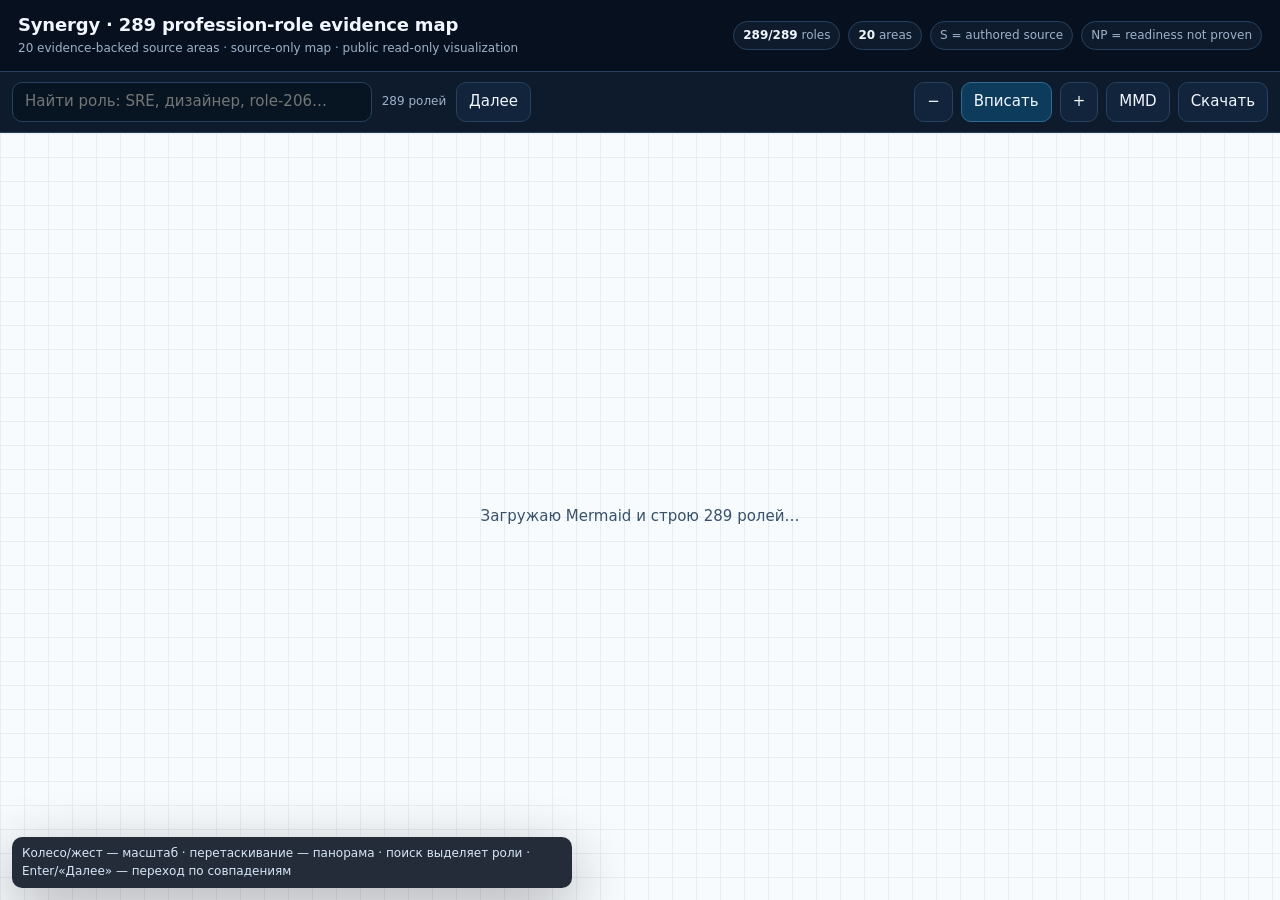
<file: index.html>
<!doctype html>
<html lang="ru">
<head>
  <meta charset="utf-8">
  <meta name="viewport" content="width=device-width,initial-scale=1,viewport-fit=cover">
  <meta name="theme-color" content="#07111f">
  <meta name="description" content="Synergy 289 profession-role evidence map — interactive Mermaid viewer">
  <meta http-equiv="Content-Security-Policy" content="default-src 'self'; script-src 'self' https://cdn.jsdelivr.net; style-src 'self' 'unsafe-inline'; img-src 'self' data:; connect-src 'self' https://cdn.jsdelivr.net; object-src 'none'; base-uri 'none'; form-action 'none'; frame-ancestors 'none'">
  <title>Synergy · 289 Roles</title>
  <style>
    :root{
      color-scheme:dark;
      --bg:#07111f;--panel:#0d1b2d;--panel2:#12243b;--line:#27415f;
      --text:#f2f7ff;--muted:#9fb2ca;--accent:#7bc3ff;--accent2:#84f1c0;
      --warn:#ffd27a;--shadow:0 18px 60px rgba(0,0,0,.32)
    }
    *{box-sizing:border-box}
    html,body{margin:0;min-height:100%;background:var(--bg);color:var(--text);font:15px/1.45 Inter,ui-sans-serif,system-ui,-apple-system,BlinkMacSystemFont,"Segoe UI",sans-serif}
    body{overflow:hidden}
    button,input,a{font:inherit}
    button,a{touch-action:manipulation}
    .app{height:100dvh;display:grid;grid-template-rows:auto auto 1fr}
    header{display:flex;gap:16px;align-items:center;justify-content:space-between;padding:14px 18px;border-bottom:1px solid var(--line);background:rgba(7,17,31,.92);backdrop-filter:blur(16px)}
    .brand{min-width:0}.brand h1{font-size:18px;line-height:1.2;margin:0;letter-spacing:-.01em}.brand p{margin:4px 0 0;color:var(--muted);font-size:12px;white-space:nowrap;overflow:hidden;text-overflow:ellipsis}
    .meta{display:flex;gap:8px;flex-wrap:wrap;justify-content:flex-end}.chip{border:1px solid var(--line);background:var(--panel);border-radius:999px;padding:5px 9px;color:var(--muted);font-size:12px}.chip strong{color:var(--text)}
    .toolbar{display:flex;gap:8px;align-items:center;padding:10px 12px;border-bottom:1px solid var(--line);background:var(--panel)}
    .search{display:grid;grid-template-columns:minmax(170px,360px) auto auto;gap:6px;align-items:center;margin-right:auto}
    input{width:100%;min-height:40px;border:1px solid var(--line);border-radius:10px;background:#071522;color:var(--text);padding:0 12px;outline:none}
    input:focus{border-color:var(--accent);box-shadow:0 0 0 3px rgba(123,195,255,.15)}
    .count{min-width:72px;color:var(--muted);font-size:12px;text-align:center}
    button,.button{min-height:40px;border:1px solid var(--line);border-radius:10px;background:var(--panel2);color:var(--text);padding:0 12px;cursor:pointer;text-decoration:none;display:inline-flex;align-items:center;justify-content:center;gap:6px}
    button:hover,.button:hover{border-color:#476a91;background:#17304d}button:focus-visible,.button:focus-visible{outline:3px solid rgba(123,195,255,.5);outline-offset:2px}
    .primary{border-color:#2f6a91;background:#0d3b5c}.primary:hover{background:#124a73}
    .stage{position:relative;min-height:0;background:#f7fafc;overflow:hidden;cursor:grab}.stage.dragging{cursor:grabbing}
    #canvas{position:absolute;inset:0;overflow:hidden;background:
      linear-gradient(#e6edf5 1px,transparent 1px),linear-gradient(90deg,#e6edf5 1px,transparent 1px),#f8fbfe;
      background-size:24px 24px}
    #canvas svg{display:block;width:100%;height:100%;user-select:none;-webkit-user-select:none}
    .loading,.error{position:absolute;inset:0;display:grid;place-items:center;padding:24px;text-align:center;color:#38516a}.error{color:#8b2c2c}.loading[hidden],.error[hidden]{display:none}
    .hint{position:absolute;left:12px;bottom:12px;z-index:3;max-width:min(560px,calc(100% - 24px));padding:8px 10px;border-radius:10px;background:rgba(7,17,31,.88);color:#d8e7f7;font-size:12px;box-shadow:var(--shadow);pointer-events:none}
    .search-dim{opacity:.10!important}.search-match{opacity:1!important;filter:drop-shadow(0 0 4px rgba(16,112,202,.75))}
    dialog{width:min(880px,calc(100vw - 24px));max-height:80dvh;border:1px solid var(--line);border-radius:16px;background:var(--panel);color:var(--text);padding:0;box-shadow:var(--shadow)}
    dialog::backdrop{background:rgba(0,0,0,.62)}.dialog-head{display:flex;align-items:center;justify-content:space-between;padding:12px 14px;border-bottom:1px solid var(--line)}.dialog-head h2{margin:0;font-size:16px}pre{margin:0;padding:16px;white-space:pre;overflow:auto;max-height:65dvh;color:#d7e5f6;background:#07111f;font:12px/1.45 ui-monospace,SFMono-Regular,Menlo,Consolas,monospace}
    .sr-only{position:absolute;width:1px;height:1px;padding:0;margin:-1px;overflow:hidden;clip:rect(0,0,0,0);white-space:nowrap;border:0}
    @media(max-width:760px){header{align-items:flex-start;padding:10px 12px}.meta{display:none}.toolbar{flex-wrap:wrap}.search{grid-template-columns:1fr auto auto;width:100%;order:0}.toolbar>.button,.toolbar>button:not(.search button){flex:1 1 auto}.brand p{white-space:normal}.hint{font-size:11px}.app{grid-template-rows:auto auto 1fr}}
    @media(prefers-reduced-motion:reduce){*{scroll-behavior:auto!important;transition:none!important}}
  </style>
</head>
<body>
<div class="app">
  <header>
    <div class="brand">
      <h1>Synergy · 289 profession-role evidence map</h1>
      <p>20 evidence-backed source areas · source-only map · public read-only visualization</p>
    </div>
    <div class="meta" aria-label="Evidence summary">
      <span class="chip"><strong>289/289</strong> roles</span>
      <span class="chip"><strong>20</strong> areas</span>
      <span class="chip">S = authored source</span>
      <span class="chip">NP = readiness not proven</span>
    </div>
  </header>

  <nav class="toolbar" aria-label="Diagram controls">
    <div class="search">
      <label class="sr-only" for="q">Поиск роли</label>
      <input id="q" type="search" autocomplete="off" spellcheck="false" placeholder="Найти роль: SRE, дизайнер, role-206…">
      <span id="count" class="count" aria-live="polite">289 ролей</span>
      <button id="next" type="button" title="Следующее совпадение">Далее</button>
    </div>
    <button id="zoomOut" type="button" aria-label="Уменьшить">−</button>
    <button id="fit" class="primary" type="button">Вписать</button>
    <button id="zoomIn" type="button" aria-label="Увеличить">+</button>
    <button id="sourceBtn" type="button">MMD</button>
    <a class="button" href="diagram.mmd" download>Скачать</a>
  </nav>

  <main id="stage" class="stage" aria-label="Интерактивная диаграмма">
    <div id="canvas"></div>
    <div id="loading" class="loading">Загружаю Mermaid и строю 289 ролей…</div>
    <div id="error" class="error" hidden></div>
    <div class="hint">Колесо/жест — масштаб · перетаскивание — панорама · поиск выделяет роли · Enter/«Далее» — переход по совпадениям</div>
  </main>
</div>

<dialog id="sourceDialog">
  <div class="dialog-head"><h2>Authoritative MMD source</h2><button id="closeSource" type="button">Закрыть</button></div>
  <pre id="source"></pre>
</dialog>

<script type="module">
  import mermaid from 'https://cdn.jsdelivr.net/npm/mermaid@11.17.2/dist/mermaid.esm.min.mjs';

  const $ = (s) => document.querySelector(s);
  const canvas = $('#canvas');
  const stage = $('#stage');
  const loading = $('#loading');
  const errorBox = $('#error');
  const q = $('#q');
  const count = $('#count');
  const sourceDialog = $('#sourceDialog');
  const sourcePre = $('#source');
  let svg, original, view, matches = [], matchIndex = -1;

  const statusError = (message) => {
    loading.hidden = true;
    errorBox.hidden = false;
    errorBox.textContent = `Не удалось отрисовать диаграмму: ${message}. MMD можно открыть кнопкой «MMD» или скачать.`;
  };

  const setView = (next) => {
    if (!svg) return;
    view = next;
    svg.setAttribute('viewBox', `${view.x} ${view.y} ${view.w} ${view.h}`);
  };

  const fit = () => original && setView({...original});
  const zoom = (factor, cx = .5, cy = .5) => {
    if (!view) return;
    const nw = view.w * factor, nh = view.h * factor;
    setView({x:view.x + (view.w-nw)*cx, y:view.y + (view.h-nh)*cy, w:nw, h:nh});
  };

  const centerNode = (node) => {
    if (!svg || !node) return;
    const b = node.getBBox();
    const margin = 3.6;
    const aspect = Math.max(stage.clientWidth,1) / Math.max(stage.clientHeight,1);
    let w = Math.max(b.width * margin, 260), h = Math.max(b.height * margin, 140);
    if (w / h < aspect) w = h * aspect; else h = w / aspect;
    setView({x:b.x+b.width/2-w/2,y:b.y+b.height/2-h/2,w,h});
  };

  const clearSearchStyles = () => {
    if (!svg) return;
    svg.querySelectorAll('g.node').forEach(n => {n.classList.remove('search-dim','search-match');});
  };

  const runSearch = () => {
    if (!svg) return;
    const query = q.value.trim().toLocaleLowerCase('ru');
    const nodes = [...svg.querySelectorAll('g.node')];
    clearSearchStyles();
    if (!query) {
      matches=[]; matchIndex=-1; count.textContent='289 ролей'; return;
    }
    matches = nodes.filter(n => n.textContent.toLocaleLowerCase('ru').includes(query));
    const set = new Set(matches);
    nodes.forEach(n => n.classList.add(set.has(n)?'search-match':'search-dim'));
    matchIndex = matches.length ? 0 : -1;
    count.textContent = `${matches.length} найдено`;
    if (matches.length) centerNode(matches[0]);
  };

  const nextMatch = () => {
    if (!matches.length) return;
    matchIndex = (matchIndex + 1) % matches.length;
    centerNode(matches[matchIndex]);
    count.textContent = `${matchIndex+1}/${matches.length}`;
  };

  async function boot(){
    try{
      const response = await fetch('diagram.mmd',{cache:'no-store'});
      if(!response.ok) throw new Error(`MMD HTTP ${response.status}`);
      const source = await response.text();
      sourcePre.textContent = source;
      mermaid.initialize({startOnLoad:false,securityLevel:'strict',theme:'base',flowchart:{htmlLabels:true,useMaxWidth:false},themeVariables:{fontFamily:'Inter, system-ui, sans-serif',primaryColor:'#edf6ff',primaryTextColor:'#102a43',primaryBorderColor:'#6aa8d8',lineColor:'#8096aa',clusterBkg:'#f7fbff',clusterBorder:'#aac6dc'}});
      const {svg:markup} = await mermaid.render('synergy289',source);
      canvas.innerHTML = markup;
      svg = canvas.querySelector('svg');
      if(!svg) throw new Error('SVG отсутствует');
      const vb = svg.viewBox?.baseVal;
      if(!vb || !vb.width || !vb.height) throw new Error('viewBox отсутствует');
      original = {x:vb.x,y:vb.y,w:vb.width,h:vb.height};
      svg.removeAttribute('width'); svg.removeAttribute('height');
      svg.setAttribute('preserveAspectRatio','xMidYMid meet');
      fit();
      loading.hidden = true;
      q.addEventListener('input',runSearch);
    }catch(error){statusError(error?.message||String(error));}
  }

  $('#fit').addEventListener('click',fit);
  $('#zoomIn').addEventListener('click',()=>zoom(.78));
  $('#zoomOut').addEventListener('click',()=>zoom(1.28));
  $('#next').addEventListener('click',nextMatch);
  q.addEventListener('keydown',e=>{if(e.key==='Enter'){e.preventDefault();nextMatch();}});
  $('#sourceBtn').addEventListener('click',()=>sourceDialog.showModal());
  $('#closeSource').addEventListener('click',()=>sourceDialog.close());

  stage.addEventListener('wheel',e=>{
    if(!view) return;
    e.preventDefault();
    const r=stage.getBoundingClientRect();
    const cx=(e.clientX-r.left)/r.width, cy=(e.clientY-r.top)/r.height;
    zoom(e.deltaY<0?.84:1.19,cx,cy);
  },{passive:false});

  let drag=null;
  stage.addEventListener('pointerdown',e=>{
    if(!view || e.button!==0) return;
    drag={x:e.clientX,y:e.clientY,v:{...view}};
    stage.setPointerCapture(e.pointerId); stage.classList.add('dragging');
  });
  stage.addEventListener('pointermove',e=>{
    if(!drag || !view) return;
    const r=stage.getBoundingClientRect();
    const dx=(e.clientX-drag.x)*drag.v.w/r.width;
    const dy=(e.clientY-drag.y)*drag.v.h/r.height;
    setView({x:drag.v.x-dx,y:drag.v.y-dy,w:drag.v.w,h:drag.v.h});
  });
  const endDrag=e=>{if(drag){drag=null;stage.classList.remove('dragging');try{stage.releasePointerCapture(e.pointerId)}catch{}}};
  stage.addEventListener('pointerup',endDrag); stage.addEventListener('pointercancel',endDrag);
  window.addEventListener('resize',()=>{if(original && !q.value) fit();});

  boot();
</script>
</body>
</html>
</file>
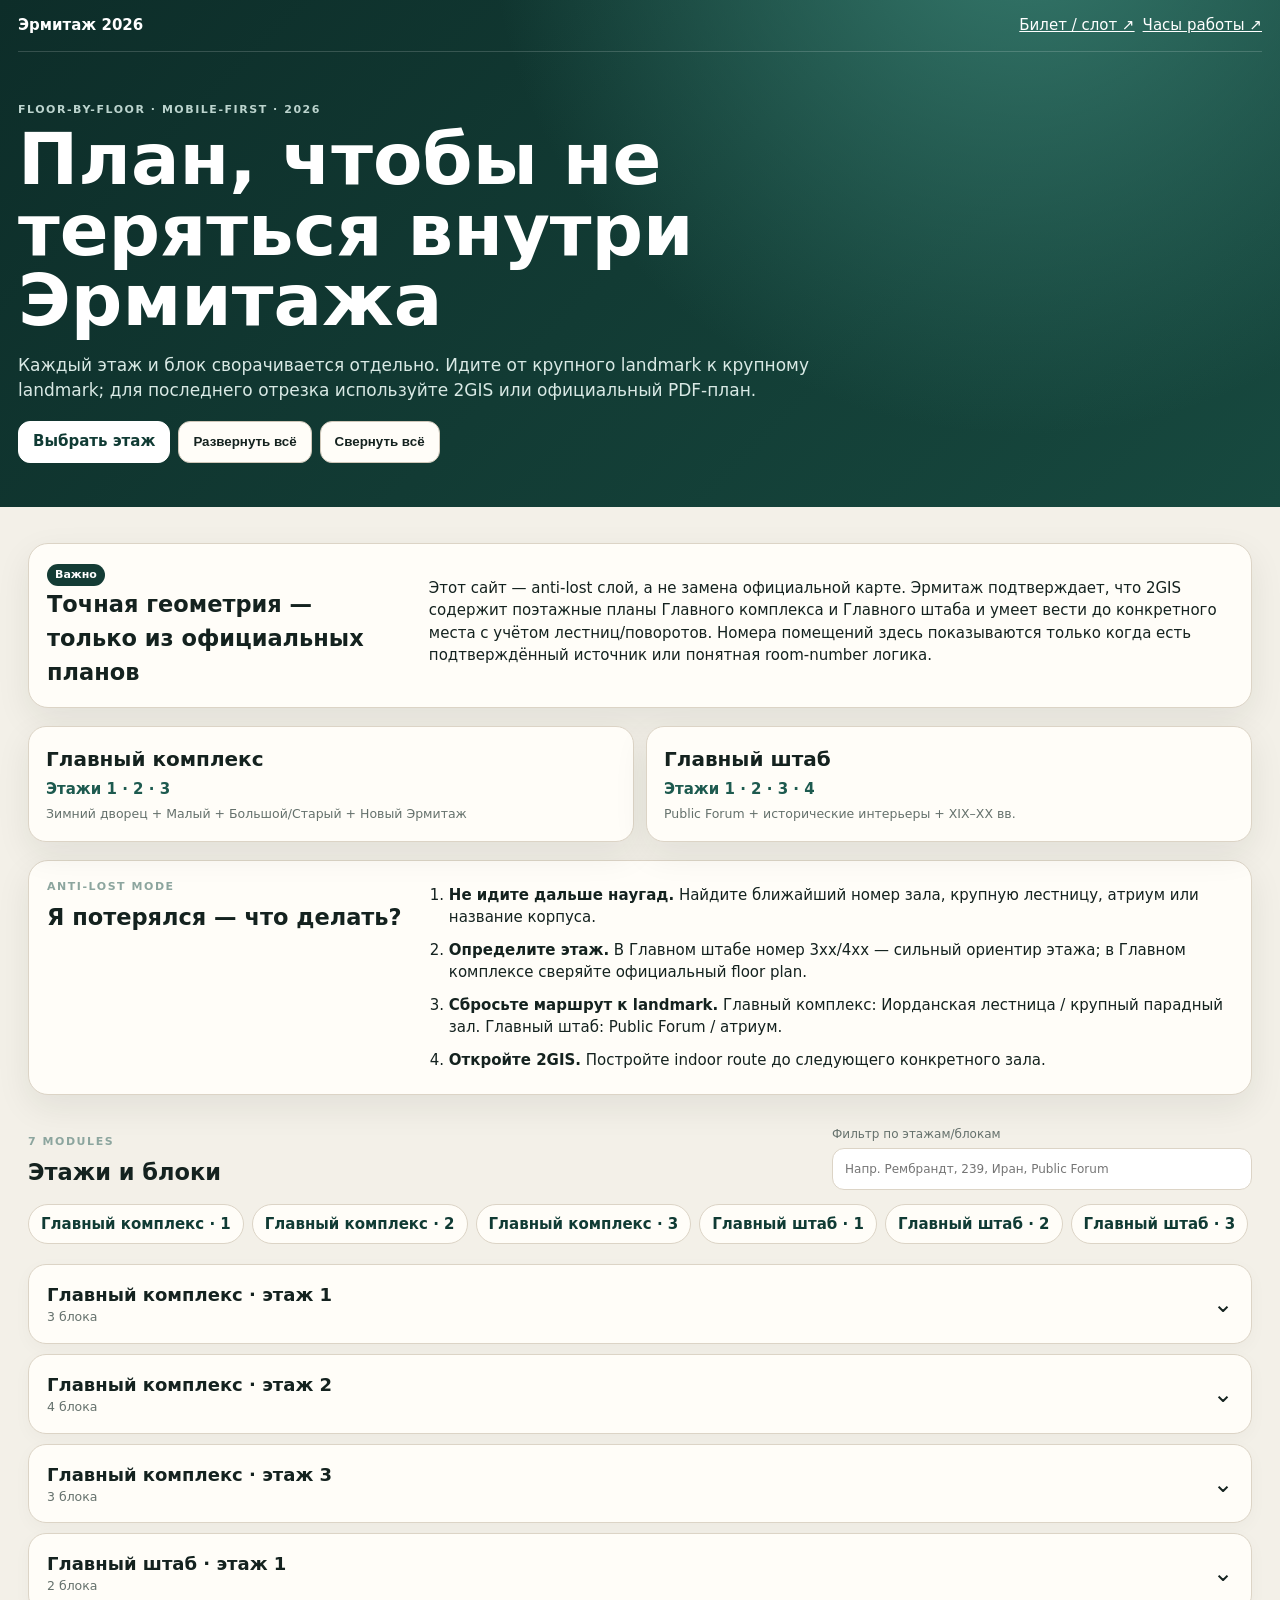
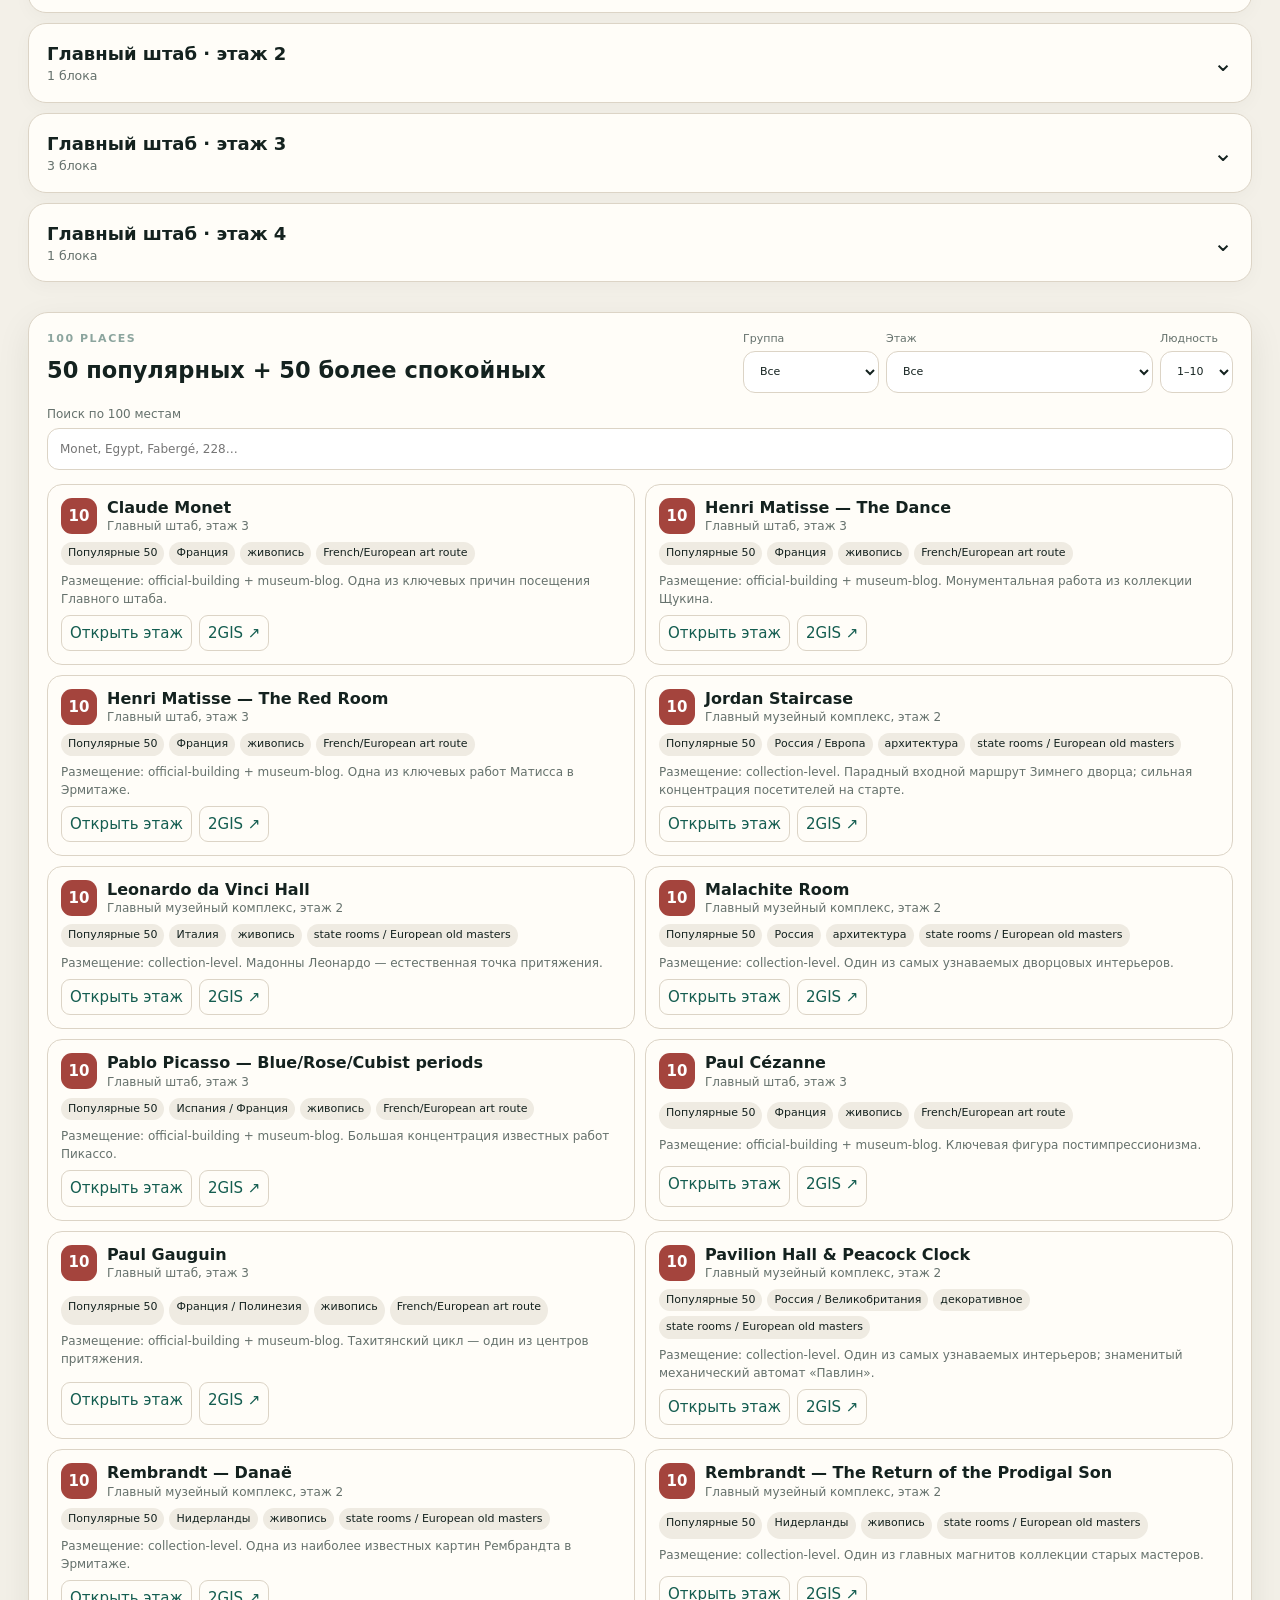
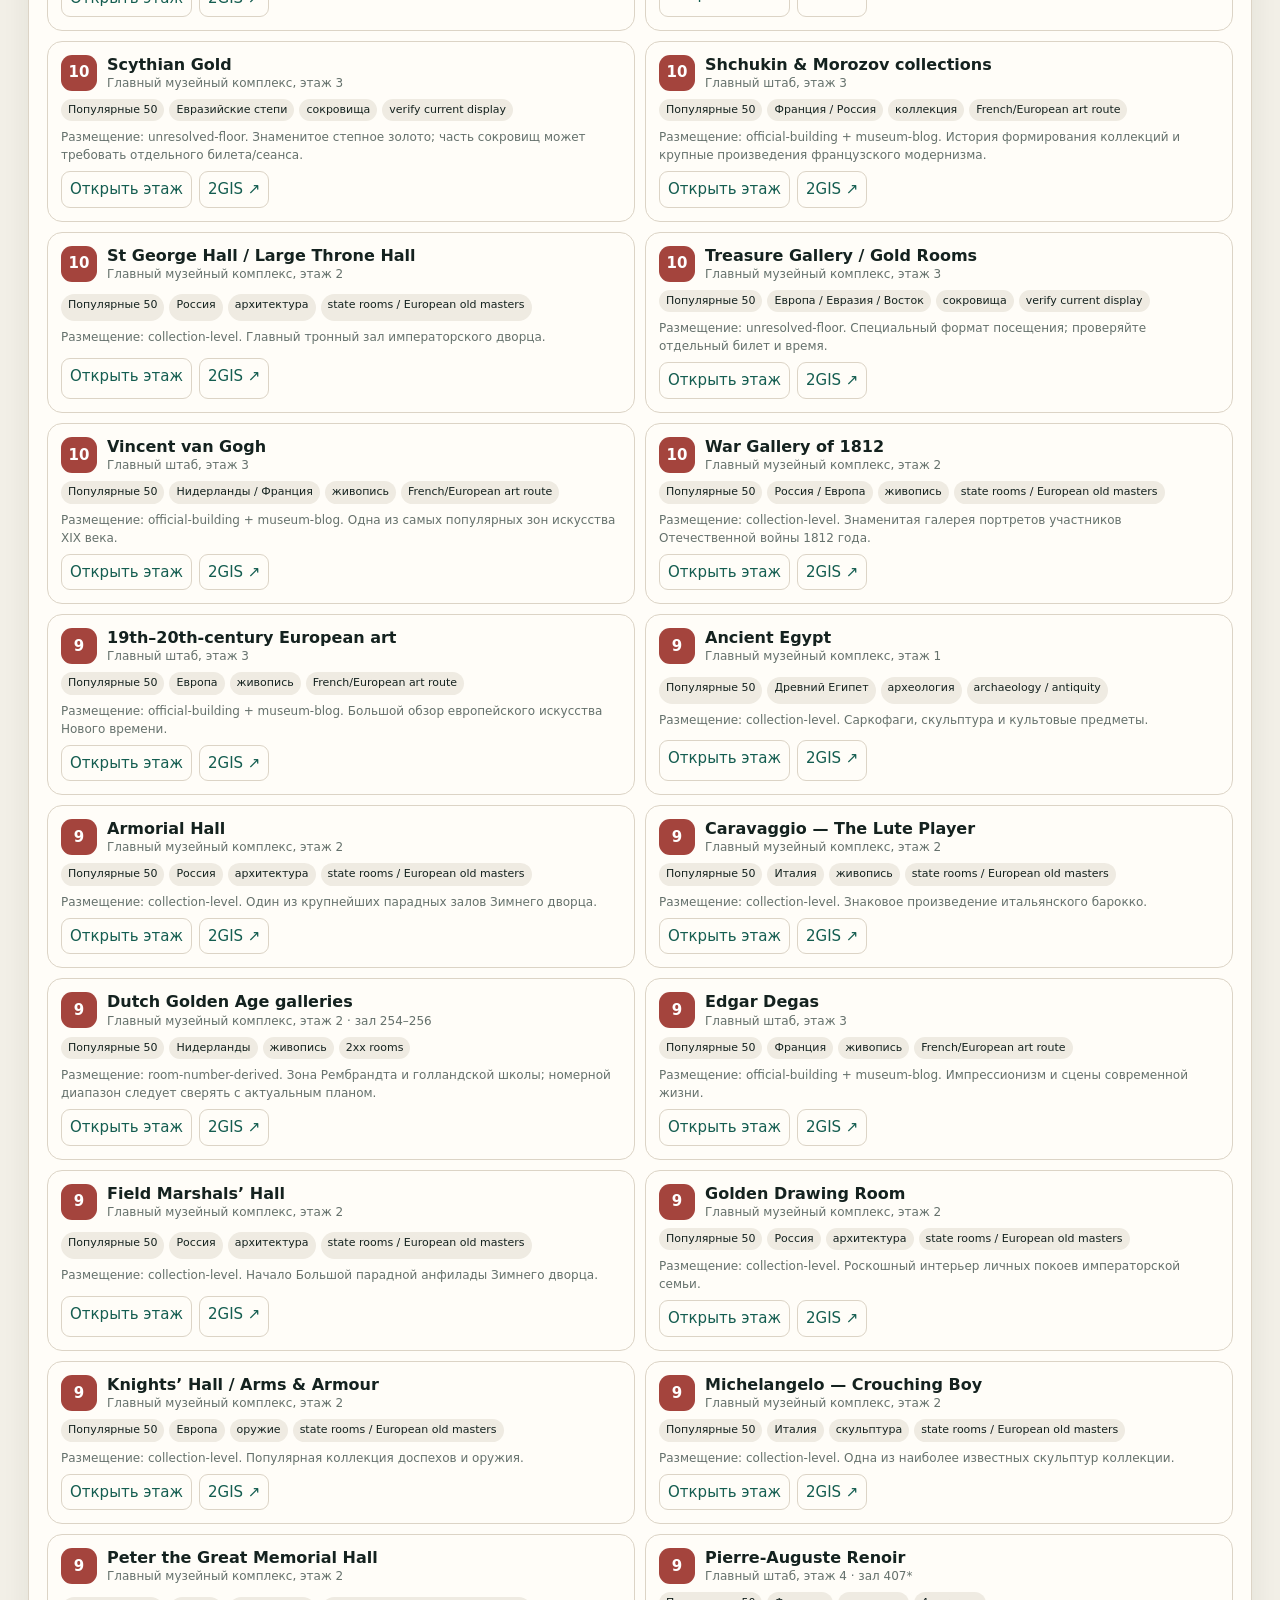
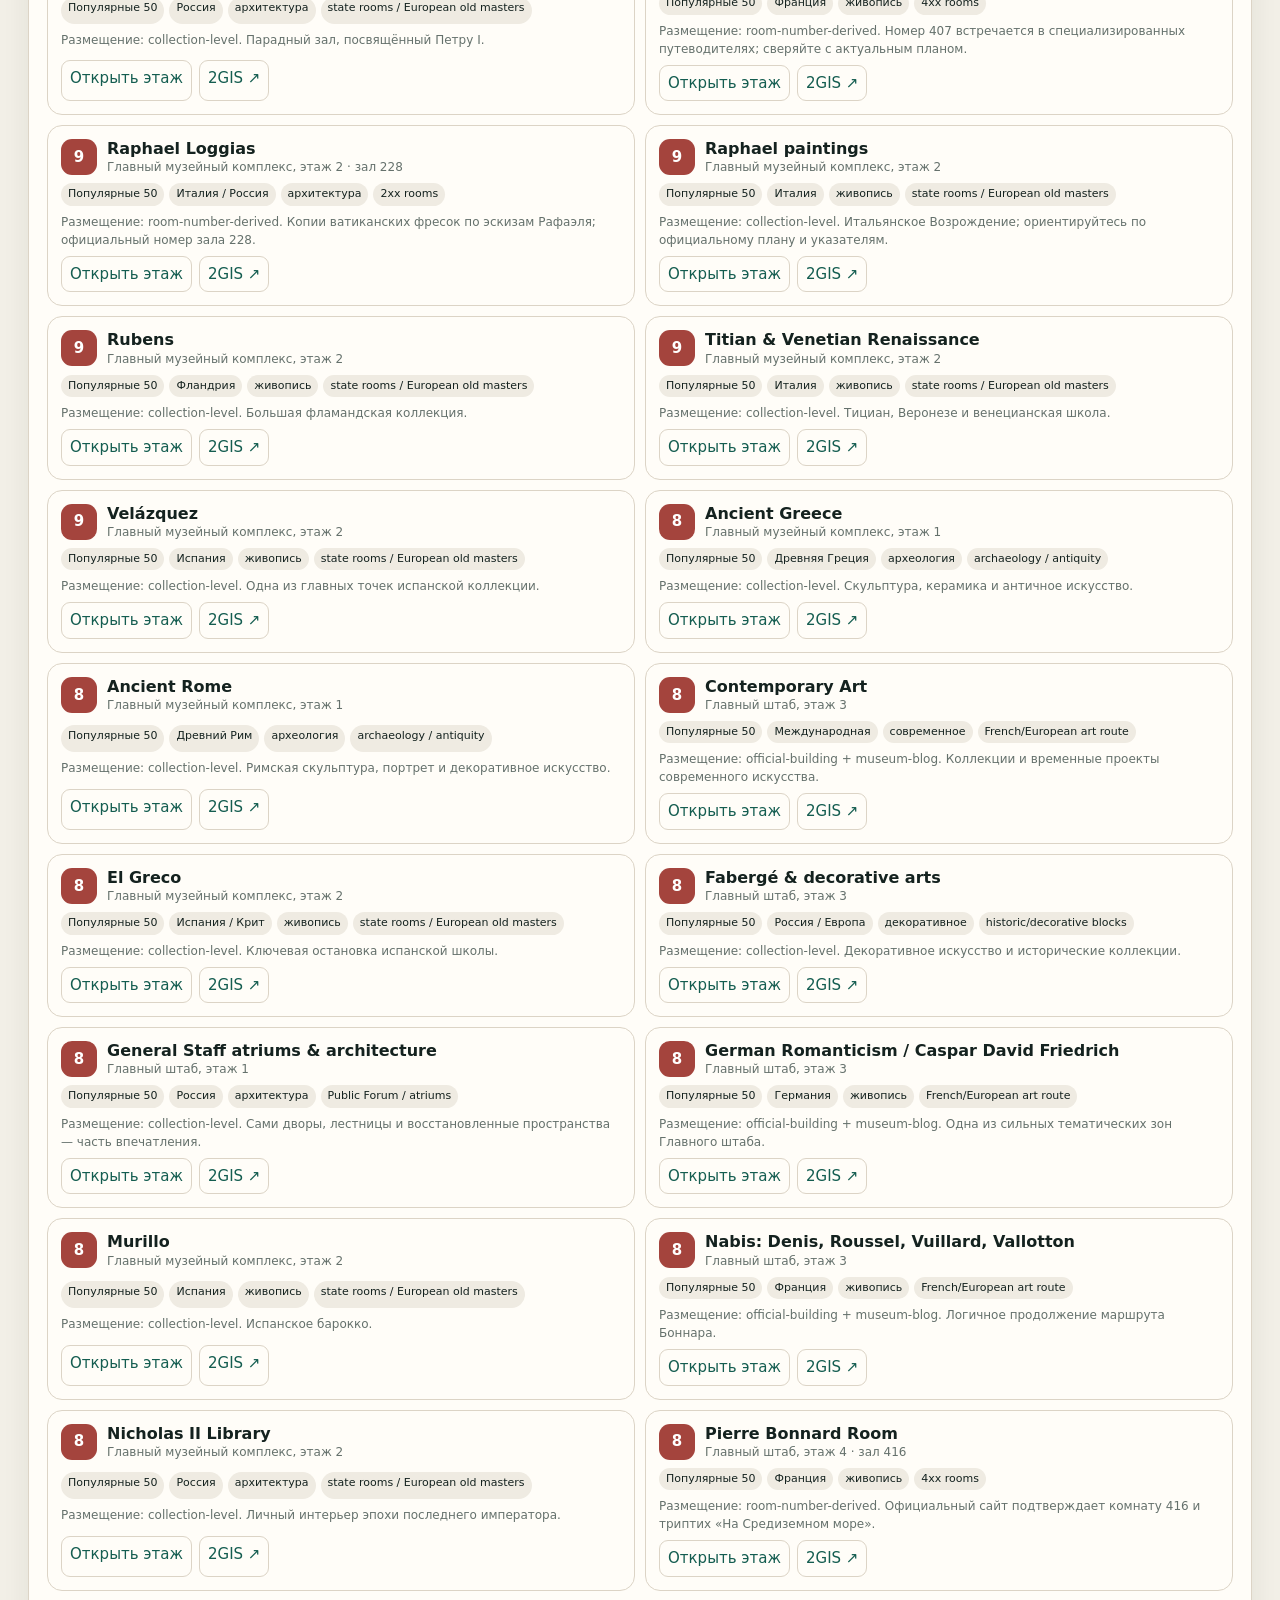
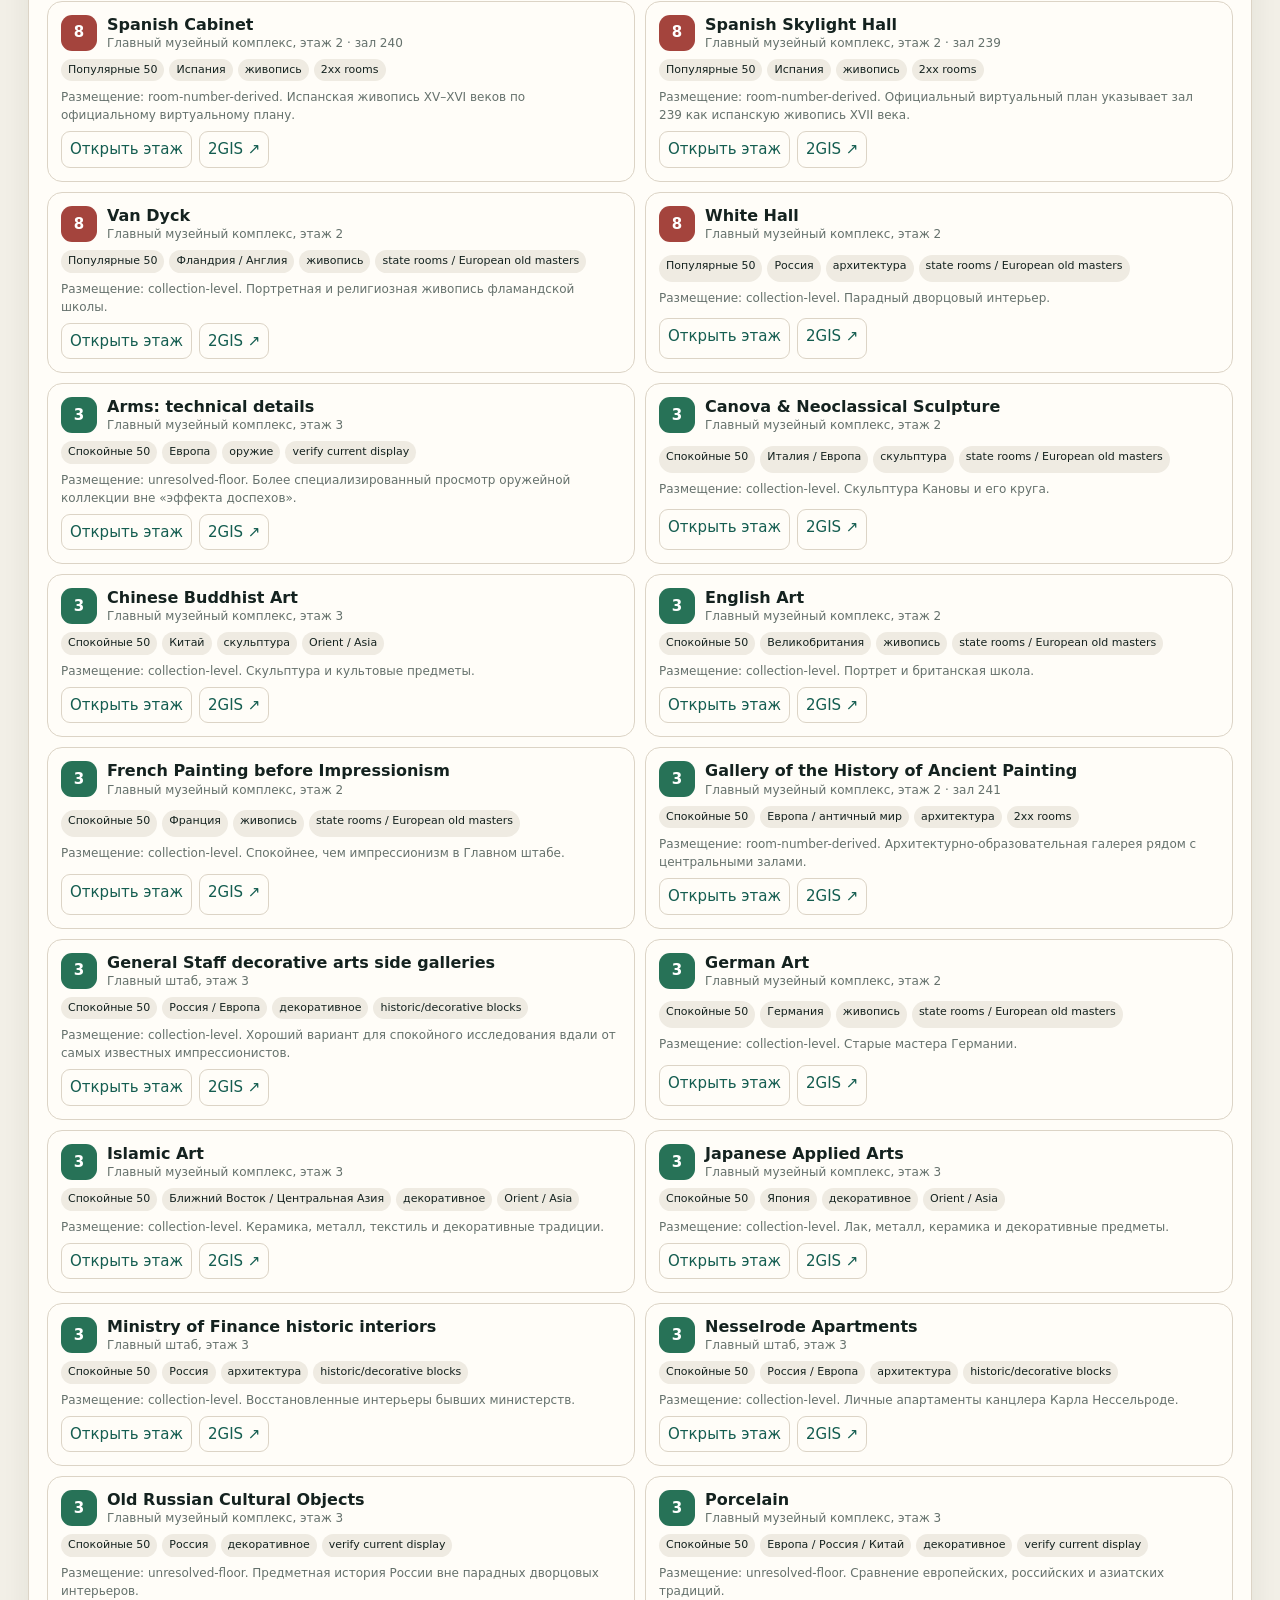
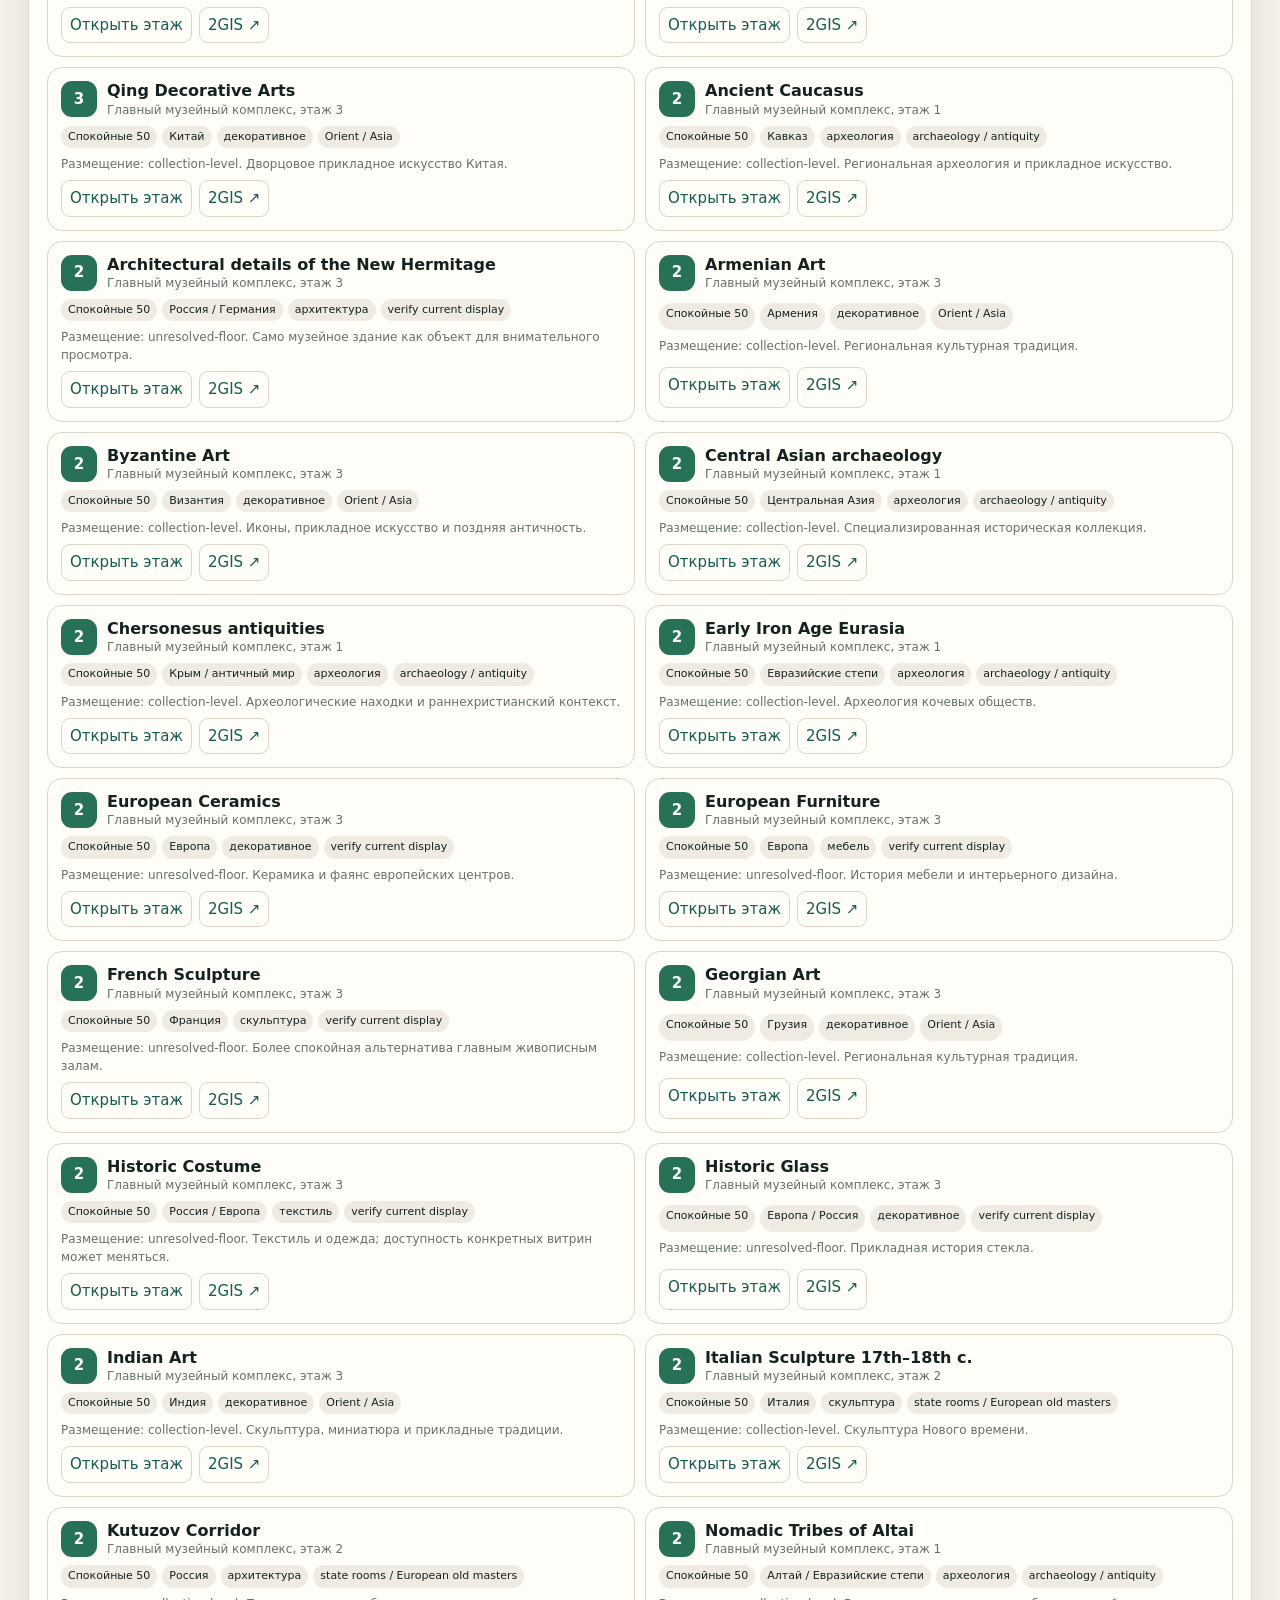
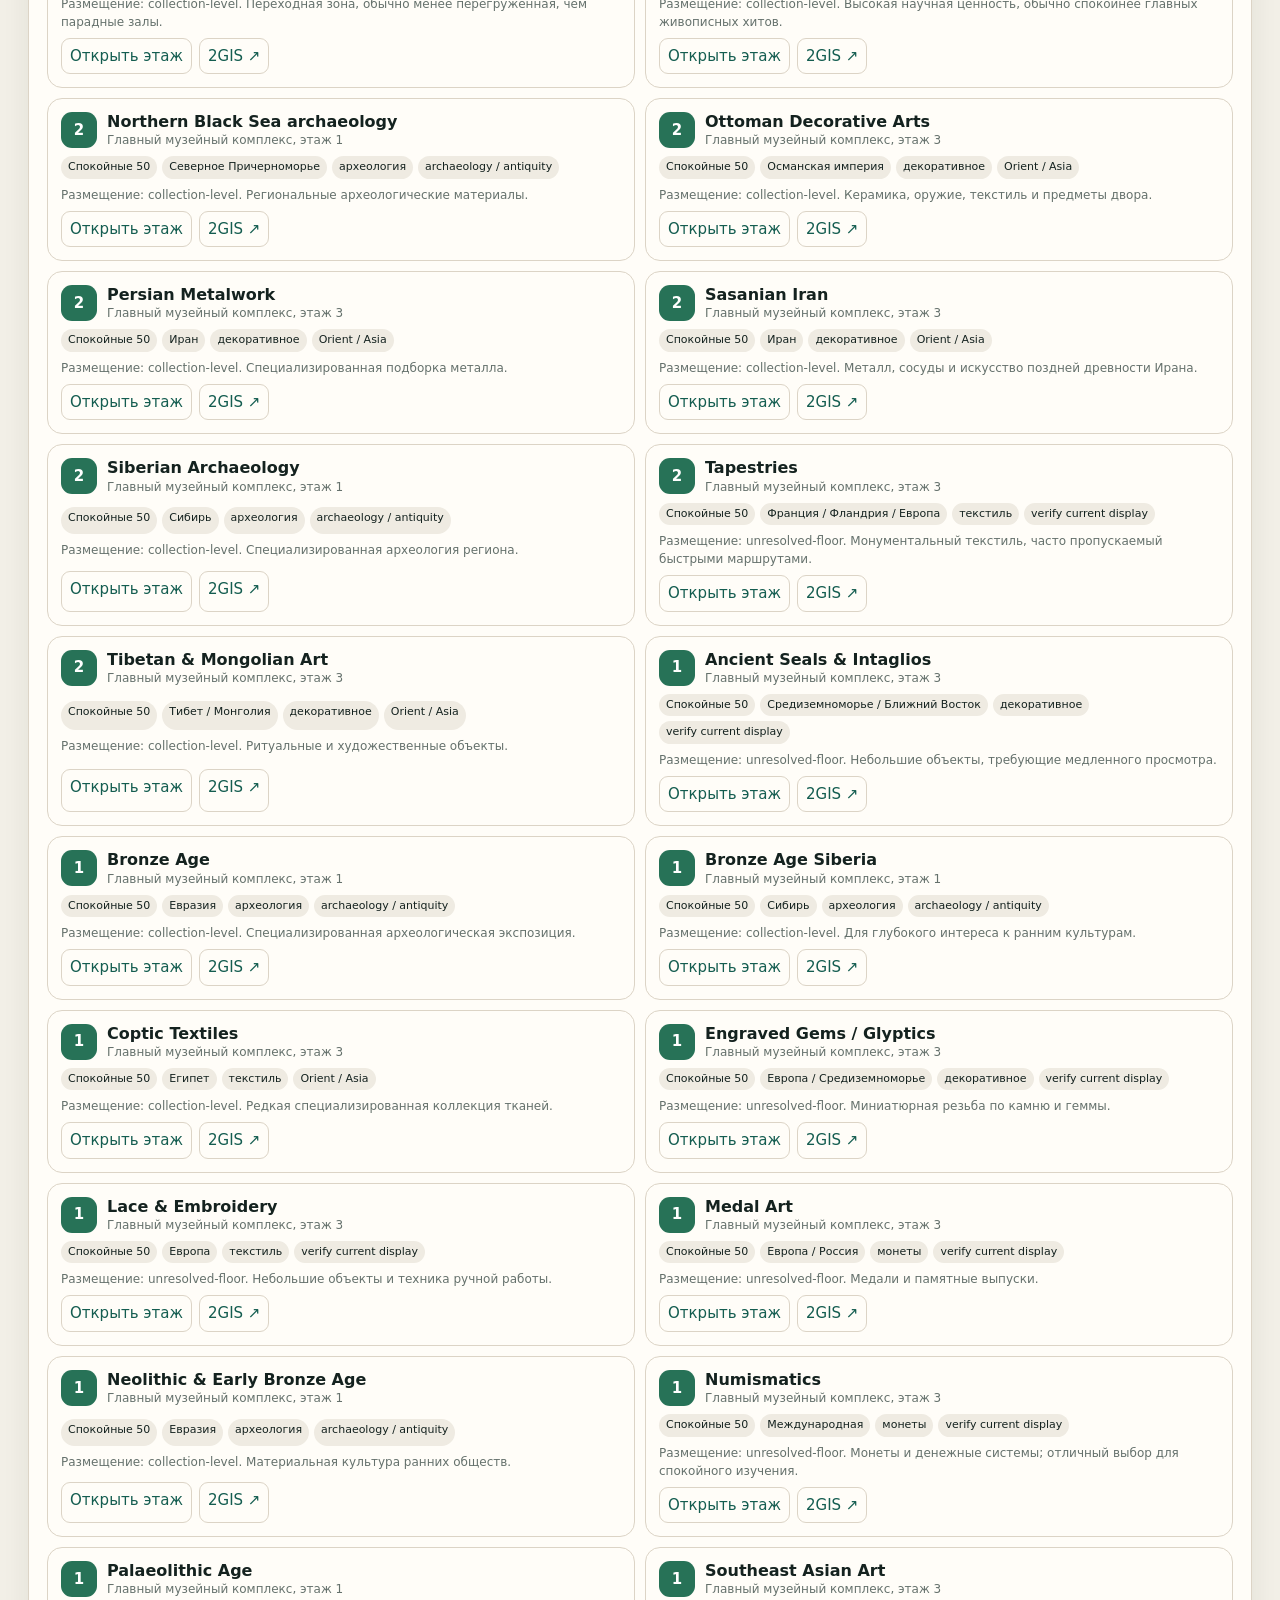
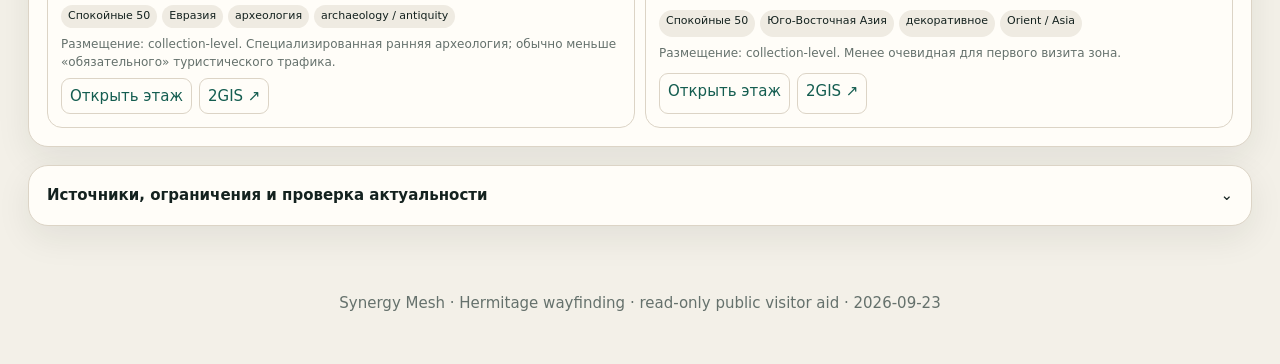
<file: synergy/hermitage-2026/index.html>
<!doctype html>
<html lang="ru">
<head>
<meta charset="utf-8">
<meta name="viewport" content="width=device-width,initial-scale=1,viewport-fit=cover">
<meta name="theme-color" content="#102c29">
<meta name="description" content="Эрмитаж 2026: поэтажный anti-lost навигатор по Главному музейному комплексу и Главному штабу.">
<meta http-equiv="Content-Security-Policy" content="default-src 'self'; script-src 'self'; style-src 'self'; img-src 'self' data:; connect-src 'self'; object-src 'none'; base-uri 'none'; form-action 'none'; frame-ancestors 'none'">
<title>Эрмитаж 2026 — поэтажный anti-lost план</title>
<link rel="stylesheet" href="styles.css">
<script defer src="app.js"></script>
</head>
<body>
<a class="skip" href="#floors">К этажам</a>
<header class="hero">
  <nav class="topbar" aria-label="Основная навигация">
    <strong>Эрмитаж 2026</strong>
    <div class="top-actions"><a href="https://www.hermitagemuseum.org/tickets?lng=en" target="_blank" rel="noopener noreferrer">Билет / слот ↗</a> <a href="https://www.hermitagemuseum.org/visitus?lng=en" target="_blank" rel="noopener noreferrer">Часы работы ↗</a></div>
  </nav>
  <div class="hero-copy">
    <p class="eyebrow">FLOOR-BY-FLOOR · MOBILE-FIRST · 2026</p>
    <h1>План, чтобы не теряться внутри Эрмитажа</h1>
    <p>Каждый этаж и блок сворачивается отдельно. Идите от крупного landmark к крупному landmark; для последнего отрезка используйте 2GIS или официальный PDF-план.</p>
    <div class="hero-actions">
      <a class="button primary" href="#floors">Выбрать этаж</a>
      <button class="button" id="openAll" type="button">Развернуть всё</button>
      <button class="button" id="closeAll" type="button">Свернуть всё</button>
    </div>
  </div>
</header>

<main>
<section class="notice" aria-labelledby="truth-title">
  <div><span class="badge">Важно</span><h2 id="truth-title">Точная геометрия — только из официальных планов</h2></div>
  <p>Этот сайт — anti-lost слой, а не замена официальной карте. Эрмитаж подтверждает, что 2GIS содержит поэтажные планы Главного комплекса и Главного штаба и умеет вести до конкретного места с учётом лестниц/поворотов. Номера помещений здесь показываются только когда есть подтверждённый источник или понятная room-number логика.</p>
</section>

<section class="quick-grid" aria-label="Быстрый выбор корпуса">
  <a class="quick-card" href="#mmc-f1"><b>Главный комплекс</b><span>Этажи 1 · 2 · 3</span><small>Зимний дворец + Малый + Большой/Старый + Новый Эрмитаж</small></a>
  <a class="quick-card" href="#gs-f1"><b>Главный штаб</b><span>Этажи 1 · 2 · 3 · 4</span><small>Public Forum + исторические интерьеры + XIX–XX вв.</small></a>
</section>

<section class="lost-mode" aria-labelledby="lost-title">
  <div>
    <p class="eyebrow">ANTI-LOST MODE</p>
    <h2 id="lost-title">Я потерялся — что делать?</h2>
  </div>
  <ol>
    <li><b>Не идите дальше наугад.</b> Найдите ближайший номер зала, крупную лестницу, атриум или название корпуса.</li>
    <li><b>Определите этаж.</b> В Главном штабе номер 3xx/4xx — сильный ориентир этажа; в Главном комплексе сверяйте официальный floor plan.</li>
    <li><b>Сбросьте маршрут к landmark.</b> Главный комплекс: Иорданская лестница / крупный парадный зал. Главный штаб: Public Forum / атриум.</li>
    <li><b>Откройте 2GIS.</b> Постройте indoor route до следующего конкретного зала.</li>
  </ol>
</section>

<section id="floors" class="floors" aria-labelledby="floors-title">
  <div class="section-head">
    <div><p class="eyebrow">7 MODULES</p><h2 id="floors-title">Этажи и блоки</h2></div>
    <label class="search-label">Фильтр по этажам/блокам
      <input id="floorSearch" type="search" placeholder="Напр. Рембрандт, 239, Иран, Public Forum">
    </label>
  </div>
  <nav class="floor-tabs" aria-label="Поэтажные вкладки">
    <a href="#mmc-f1">Главный комплекс · 1</a>
    <a href="#mmc-f2">Главный комплекс · 2</a>
    <a href="#mmc-f3">Главный комплекс · 3</a>
    <a href="#gs-f1">Главный штаб · 1</a>
    <a href="#gs-f2">Главный штаб · 2</a>
    <a href="#gs-f3">Главный штаб · 3</a>
    <a href="#gs-f4">Главный штаб · 4</a>
  </nav>

    <details class="floor" id="mmc-f1">
      <summary><span><b>Главный комплекс · этаж 1</b><small>3 блока</small></span><span class="chev">⌄</span></summary>
      <div class="floor-body">
        <div class="breadcrumb"><span>Вход</span><i>›</i><span>Главный музейный комплекс</span><i>›</i><strong>этаж 1</strong></div>
        <div class="reset"><b>Старт:</b> Дворцовая площадь → входная зона → Главный вестибюль → Иорданская галерея.<br><b>Если потерялись:</b> Если потерялись: найдите указатель к Иорданской галерее / Главному вестибюлю, затем снова выберите блок. Не пытайтесь пересекать корпус по памяти.</div>
        <div class="exit-guide"><b>Выход / reset:</b> Для обычного выхода: следуйте текущим указателям «Выход» к Главному вестибюлю. Если поток посетителей или проход изменён, ориентируйтесь на указатели и персонал музея.<br><small>Не является схемой эвакуации: в экстренной ситуации следуйте указателям, объявлениям и инструкциям персонала.</small></div>
        <div class="floor-actions"><a href="https://www.hermitagemuseum.org/panorama/pano_1?floorNum=1&amp;lng=en" target="_blank" rel="noopener noreferrer">Официальный виртуальный этаж ↗</a> <a href="https://www.hermitagemuseum.org/uploads/files/hermtiage_floor_plans_2025.pdf" target="_blank" rel="noopener noreferrer">PDF-план ↗</a> <a href="https://2gis.ru/spb/search/%D0%93%D0%BE%D1%81%D1%83%D0%B4%D0%B0%D1%80%D1%81%D1%82%D0%B2%D0%B5%D0%BD%D0%BD%D1%8B%D0%B9%20%D0%AD%D1%80%D0%BC%D0%B8%D1%82%D0%B0%D0%B6" target="_blank" rel="noopener noreferrer">2GIS: построить путь ↗</a></div>
        <div class="blocks">
        <article class="block" id="mmc-f1-entry">
          <div class="block-top"><h3>A · Вход и ориентация</h3><span class="confidence">official-room-index</span></div>
          <ul><li>Зал/зона 3 — Entrance Zone</li><li>Зал/зона 2 — Main Vestibule</li><li>Зал/зона 1 — Jordan Gallery</li></ul>
          <p><strong>Как идти:</strong> Используйте этот блок как нулевую точку перед подъёмом на парадный этаж.</p>
          <p class="next"><strong>Дальше:</strong> К парадным залам: поднимайтесь по Иорданской лестнице на этаж 2.</p>
        </article>
        <article class="block" id="mmc-f1-prehistory">
          <div class="block-top"><h3>B · Доисторические культуры</h3><span class="confidence">official-room-index</span></div>
          <ul><li>11 — Palaeolithic Age</li><li>12 — Neolithic and Early Bronze Ages</li><li>Bronze Age rooms</li></ul>
          <p><strong>Как идти:</strong> Держитесь последовательной нумерации залов; это спокойный линейный маршрут.</p>
          <p class="next"><strong>Дальше:</strong> После археологии выбирайте Ancient Egypt / Antiquity по указателям.</p>
        </article>
        <article class="block" id="mmc-f1-antiquity">
          <div class="block-top"><h3>C · Египет, Греция, Рим</h3><span class="confidence">collection-level + official floor</span></div>
          <ul><li>Ancient Egypt</li><li>Ancient Greece</li><li>Ancient Rome</li><li>New Hermitage antiquities</li></ul>
          <p><strong>Как идти:</strong> Следуйте указателям коллекций и сверяйте конкретный зал на 2GIS/официальном PDF.</p>
          <p class="next"><strong>Дальше:</strong> Для старых мастеров и дворцовых интерьеров переходите на этаж 2.</p>
        </article></div>
      </div>
    </details>
    <details class="floor" id="mmc-f2">
      <summary><span><b>Главный комплекс · этаж 2</b><small>4 блока</small></span><span class="chev">⌄</span></summary>
      <div class="floor-body">
        <div class="breadcrumb"><span>Вход</span><i>›</i><span>Главный музейный комплекс</span><i>›</i><strong>этаж 2</strong></div>
        <div class="reset"><b>Старт:</b> Иорданская лестница → парадная анфилада Зимнего дворца.<br><b>Если потерялись:</b> Если потерялись: вернитесь к крупному landmark — Иорданская лестница, Георгиевский зал или Павильонный зал — и откройте 2GIS до следующего зала.</div>
        <div class="exit-guide"><b>Выход / reset:</b> Для обычного выхода: следуйте текущим указателям «Выход» к спуску и далее к Главному вестибюлю. Не выбирайте незнакомый переход только по памяти.<br><small>Не является схемой эвакуации: в экстренной ситуации следуйте указателям, объявлениям и инструкциям персонала.</small></div>
        <div class="floor-actions"><a href="https://www.hermitagemuseum.org/panorama/pano_1?floorNum=2&amp;lng=en" target="_blank" rel="noopener noreferrer">Официальный виртуальный этаж ↗</a> <a href="https://www.hermitagemuseum.org/uploads/files/hermtiage_floor_plans_2025.pdf" target="_blank" rel="noopener noreferrer">PDF-план ↗</a> <a href="https://2gis.ru/spb/search/%D0%93%D0%BE%D1%81%D1%83%D0%B4%D0%B0%D1%80%D1%81%D1%82%D0%B2%D0%B5%D0%BD%D0%BD%D1%8B%D0%B9%20%D0%AD%D1%80%D0%BC%D0%B8%D1%82%D0%B0%D0%B6" target="_blank" rel="noopener noreferrer">2GIS: построить путь ↗</a></div>
        <div class="blocks">
        <article class="block" id="mmc-f2-state">
          <div class="block-top"><h3>A · Зимний дворец · парадные залы</h3><span class="confidence">official permanent-exhibition sequence</span></div>
          <ul><li>Field Marshals’ Hall</li><li>Peter the Great Memorial Hall</li><li>Armorial Hall</li><li>War Gallery of 1812</li><li>St George Hall</li></ul>
          <p><strong>Как идти:</strong> Идите по парадной анфиладе; не уходите в боковые жилые комнаты, если цель — быстрый маршрут.</p>
          <p class="next"><strong>Дальше:</strong> Далее — Small Hermitage / Pavilion Hall.</p>
        </article>
        <article class="block" id="mmc-f2-small">
          <div class="block-top"><h3>B · Малый Эрмитаж</h3><span class="confidence">official building/collection</span></div>
          <ul><li>Pavilion Hall</li><li>Peacock Clock</li></ul>
          <p><strong>Как идти:</strong> Павильонный зал — лучший landmark для перехода от дворцовых интерьеров к музейным галереям.</p>
          <p class="next"><strong>Дальше:</strong> Продолжайте в Great (Old) Hermitage к итальянской живописи.</p>
        </article>
        <article class="block" id="mmc-f2-old">
          <div class="block-top"><h3>C · Большой (Старый) Эрмитаж · Италия</h3><span class="confidence">official building/room pages</span></div>
          <ul><li>Leonardo da Vinci</li><li>Raphael</li><li>Titian / Venetian Renaissance</li><li>Caravaggio</li><li>228 — Raphael Loggias</li></ul>
          <p><strong>Как идти:</strong> Держитесь итальянской последовательности; зал 228 — подтверждённый номер Лоджий Рафаэля.</p>
          <p class="next"><strong>Дальше:</strong> После 228 переходите к New Hermitage / Spain / Netherlands.</p>
        </article>
        <article class="block" id="mmc-f2-new">
          <div class="block-top"><h3>D · Новый Эрмитаж · Испания, Фландрия, Голландия</h3><span class="confidence">official virtual-floor index</span></div>
          <ul><li>239 — Spanish painting XVII c.</li><li>240 — Spanish painting XV–XVI c.</li><li>241 — Gallery of the History of Ancient Painting</li><li>Dutch / Flemish galleries</li><li>Rembrandt cluster — сверять актуальный план</li><li>Knights’ Hall</li></ul>
          <p><strong>Как идти:</strong> Используйте номера 239 → 240 → 241 как надёжную числовую цепочку; дальше следуйте тематическим указателям.</p>
          <p class="next"><strong>Дальше:</strong> Если нужен Восток/Иран — переходите на этаж 3.</p>
        </article></div>
      </div>
    </details>
    <details class="floor" id="mmc-f3">
      <summary><span><b>Главный комплекс · этаж 3</b><small>3 блока</small></span><span class="chev">⌄</span></summary>
      <div class="floor-body">
        <div class="breadcrumb"><span>Вход</span><i>›</i><span>Главный музейный комплекс</span><i>›</i><strong>этаж 3</strong></div>
        <div class="reset"><b>Старт:</b> Поднимайтесь на 3 этаж только после выбора конкретной коллекции: он длиннее и менее интуитивен.<br><b>Если потерялись:</b> Если потерялись: не идите «по кругу». Найдите ближайший номер зала, откройте официальный floor 3 или 2GIS и постройте маршрут до конкретной коллекции.</div>
        <div class="exit-guide"><b>Выход / reset:</b> Для обычного выхода: следуйте текущим указателям «Выход» к разрешённому спуску и далее к Главному вестибюлю; при сомнении спросите сотрудника музея.<br><small>Не является схемой эвакуации: в экстренной ситуации следуйте указателям, объявлениям и инструкциям персонала.</small></div>
        <div class="floor-actions"><a href="https://www.hermitagemuseum.org/panorama/pano_1?floorNum=3&amp;lng=en" target="_blank" rel="noopener noreferrer">Официальный виртуальный этаж ↗</a> <a href="https://www.hermitagemuseum.org/uploads/files/hermtiage_floor_plans_2025.pdf" target="_blank" rel="noopener noreferrer">PDF-план ↗</a> <a href="https://2gis.ru/spb/search/%D0%93%D0%BE%D1%81%D1%83%D0%B4%D0%B0%D1%80%D1%81%D1%82%D0%B2%D0%B5%D0%BD%D0%BD%D1%8B%D0%B9%20%D0%AD%D1%80%D0%BC%D0%B8%D1%82%D0%B0%D0%B6" target="_blank" rel="noopener noreferrer">2GIS: построить путь ↗</a></div>
        <div class="blocks">
        <article class="block" id="mmc-f3-iran">
          <div class="block-top"><h3>A · Иран и Ближний Восток</h3><span class="confidence">official museum blog + floor</span></div>
          <ul><li>391 — Sasanian Art</li><li>Islamic art</li><li>Persian decorative arts</li></ul>
          <p><strong>Как идти:</strong> Зал 391 — подтверждённый числовой anchor для новой экспозиции искусства Ирана.</p>
          <p class="next"><strong>Дальше:</strong> Далее выбирайте Central Asia / Caucasus по указателям.</p>
        </article>
        <article class="block" id="mmc-f3-asia">
          <div class="block-top"><h3>B · Центральная, Восточная и Южная Азия</h3><span class="confidence">collection-level + official floor</span></div>
          <ul><li>Central Asia</li><li>China</li><li>Tibet / Mongolia</li><li>India</li><li>Japan / applied arts</li></ul>
          <p><strong>Как идти:</strong> Коллекции крупные и разнесены; сначала задайте одну цель, затем стройте 2GIS-маршрут.</p>
          <p class="next"><strong>Дальше:</strong> Возврат к лестнице/лифту — перед сменой корпуса.</p>
        </article>
        <article class="block" id="mmc-f3-special">
          <div class="block-top"><h3>C · Специализированные коллекции</h3><span class="confidence">collection-level</span></div>
          <ul><li>Numismatics</li><li>Glyptics</li><li>Textiles / decorative arts</li><li>Temporary rotations</li></ul>
          <p><strong>Как идти:</strong> Проверяйте доступность конкретной экспозиции в день посещения.</p>
          <p class="next"><strong>Дальше:</strong> Для импрессионизма и модернизма — выйти на Дворцовую площадь и перейти в Главный штаб.</p>
        </article></div>
      </div>
    </details>
    <details class="floor" id="gs-f1">
      <summary><span><b>Главный штаб · этаж 1</b><small>2 блока</small></span><span class="chev">⌄</span></summary>
      <div class="floor-body">
        <div class="breadcrumb"><span>Вход</span><i>›</i><span>Главный штаб</span><i>›</i><strong>этаж 1</strong></div>
        <div class="reset"><b>Старт:</b> Дворцовая площадь → вход восточного крыла → Public Forum / атриумы.<br><b>Если потерялись:</b> Если потерялись: спуститесь/вернитесь к Public Forum или ближайшему атриуму — это лучший reset-point Главного штаба.</div>
        <div class="exit-guide"><b>Выход / reset:</b> Для обычного выхода: следуйте текущим указателям «Выход» через Public Forum / входную зону. При изменённой схеме потока используйте только актуальные указатели.<br><small>Не является схемой эвакуации: в экстренной ситуации следуйте указателям, объявлениям и инструкциям персонала.</small></div>
        <div class="floor-actions"><a href="https://www.hermitagemuseum.org/panorama/pano_2?floorNum=1&amp;lng=en" target="_blank" rel="noopener noreferrer">Официальный виртуальный этаж ↗</a> <a href="https://www.hermitagemuseum.org/uploads/files/floor_plans_gs.pdf" target="_blank" rel="noopener noreferrer">PDF-план ↗</a> <a href="https://2gis.ru/spb/search/%D0%93%D0%BB%D0%B0%D0%B2%D0%BD%D1%8B%D0%B9%20%D1%88%D1%82%D0%B0%D0%B1%20%D0%AD%D1%80%D0%BC%D0%B8%D1%82%D0%B0%D0%B6" target="_blank" rel="noopener noreferrer">2GIS: построить путь ↗</a></div>
        <div class="blocks">
        <article class="block" id="gs-f1-entry">
          <div class="block-top"><h3>A · Вход и Public Forum</h3><span class="confidence">official building/navigation</span></div>
          <ul><li>Entrance from Palace Square</li><li>Public Forum</li><li>Courtyard / atrium sequence</li></ul>
          <p><strong>Как идти:</strong> Зафиксируйте номер/название ближайшего атриума перед подъёмом.</p>
          <p class="next"><strong>Дальше:</strong> Выберите этаж назначения до эскалатора/лестницы.</p>
        </article>
        <article class="block" id="gs-f1-route">
          <div class="block-top"><h3>B · Вертикальная навигация</h3><span class="confidence">official 2GIS indoor-routing statement</span></div>
          <ul><li>Stairs</li><li>Lifts</li><li>Atriums</li></ul>
          <p><strong>Как идти:</strong> Для конкретного зала стройте маршрут в 2GIS: официальный музей подтверждает поддержку этажей, лестниц и поворотов.</p>
          <p class="next"><strong>Дальше:</strong> Этаж 3 — исторические интерьеры и значительная часть живописи; этаж 4 — верхние галереи/ротации.</p>
        </article></div>
      </div>
    </details>
    <details class="floor" id="gs-f2">
      <summary><span><b>Главный штаб · этаж 2</b><small>1 блока</small></span><span class="chev">⌄</span></summary>
      <div class="floor-body">
        <div class="breadcrumb"><span>Вход</span><i>›</i><span>Главный штаб</span><i>›</i><strong>этаж 2</strong></div>
        <div class="reset"><b>Старт:</b> От Public Forum поднимитесь на 2 этаж и сразу сверяйте блок по указателям.<br><b>Если потерялись:</b> Если потерялись: вернитесь к вертикальному ядру/атриуму, а не пересекайте длинную анфиладу наугад.</div>
        <div class="exit-guide"><b>Выход / reset:</b> Для обычного выхода: следуйте текущим указателям вниз к Public Forum / входной зоне; если проход закрыт, не обходите его наугад — используйте указатели или помощь персонала.<br><small>Не является схемой эвакуации: в экстренной ситуации следуйте указателям, объявлениям и инструкциям персонала.</small></div>
        <div class="floor-actions"><a href="https://www.hermitagemuseum.org/panorama/pano_2?floorNum=2&amp;lng=en" target="_blank" rel="noopener noreferrer">Официальный виртуальный этаж ↗</a> <a href="https://www.hermitagemuseum.org/uploads/files/floor_plans_gs.pdf" target="_blank" rel="noopener noreferrer">PDF-план ↗</a> <a href="https://2gis.ru/spb/search/%D0%93%D0%BB%D0%B0%D0%B2%D0%BD%D1%8B%D0%B9%20%D1%88%D1%82%D0%B0%D0%B1%20%D0%AD%D1%80%D0%BC%D0%B8%D1%82%D0%B0%D0%B6" target="_blank" rel="noopener noreferrer">2GIS: построить путь ↗</a></div>
        <div class="blocks">
        <article class="block" id="gs-f2-historic">
          <div class="block-top"><h3>A · Исторические и декоративные коллекции</h3><span class="confidence">official building-level</span></div>
          <ul><li>Russian / European decorative art</li><li>Historic ministry context</li><li>Temporary displays</li></ul>
          <p><strong>Как идти:</strong> Размещение ротаций меняется; ориентируйтесь по текущему floor plan.</p>
          <p class="next"><strong>Дальше:</strong> Для основной французской живописи поднимайтесь на 3 этаж.</p>
        </article></div>
      </div>
    </details>
    <details class="floor" id="gs-f3">
      <summary><span><b>Главный штаб · этаж 3</b><small>3 блока</small></span><span class="chev">⌄</span></summary>
      <div class="floor-body">
        <div class="breadcrumb"><span>Вход</span><i>›</i><span>Главный штаб</span><i>›</i><strong>этаж 3</strong></div>
        <div class="reset"><b>Старт:</b> Этаж 3 — ключевой для длинного маршрута по искусству XIX–начала XX века и историческим интерьерам.<br><b>Если потерялись:</b> Если потерялись: ищите номер зала 3xx. Номер сам показывает этаж; затем используйте 2GIS до нужного 3xx.</div>
        <div class="exit-guide"><b>Выход / reset:</b> Для обычного выхода: следуйте текущим указателям вниз к Public Forum / входной зоне; длинные анфилады не используйте как «короткий путь» без подтверждения указателями.<br><small>Не является схемой эвакуации: в экстренной ситуации следуйте указателям, объявлениям и инструкциям персонала.</small></div>
        <div class="floor-actions"><a href="https://www.hermitagemuseum.org/panorama/pano_2?floorNum=3&amp;lng=en" target="_blank" rel="noopener noreferrer">Официальный виртуальный этаж ↗</a> <a href="https://www.hermitagemuseum.org/uploads/files/floor_plans_gs.pdf" target="_blank" rel="noopener noreferrer">PDF-план ↗</a> <a href="https://2gis.ru/spb/search/%D0%93%D0%BB%D0%B0%D0%B2%D0%BD%D1%8B%D0%B9%20%D1%88%D1%82%D0%B0%D0%B1%20%D0%AD%D1%80%D0%BC%D0%B8%D1%82%D0%B0%D0%B6" target="_blank" rel="noopener noreferrer">2GIS: построить путь ↗</a></div>
        <div class="blocks">
        <article class="block" id="gs-f3-interiors">
          <div class="block-top"><h3>A · Бывшее Министерство иностранных дел</h3><span class="confidence">official virtual-floor index</span></div>
          <ul><li>324 — Waiters’ Room</li><li>325 — Dancing Hall</li><li>329 — Dining Room</li><li>330 — Waterloo Hall</li><li>332 — Pink Hall</li></ul>
          <p><strong>Как идти:</strong> Используйте 324 → 325 → 329 → 330 → 332 как подтверждённую цепочку landmarks.</p>
          <p class="next"><strong>Дальше:</strong> После исторических интерьеров переходите в художественные анфилады.</p>
        </article>
        <article class="block" id="gs-f3-faberge">
          <div class="block-top"><h3>B · Декоративное искусство / Fabergé</h3><span class="confidence">official current/exhibition reference</span></div>
          <ul><li>300 — Carl Fabergé Memorial Rooms</li></ul>
          <p><strong>Как идти:</strong> Зал 300 — удобный числовой anchor внутри этажа.</p>
          <p class="next"><strong>Дальше:</strong> Далее — French art / Shchukin &amp; Morozov gallery.</p>
        </article>
        <article class="block" id="gs-f3-french">
          <div class="block-top"><h3>C · Французское искусство XIX–начала XX века</h3><span class="confidence">official museum blog</span></div>
          <ul><li>Claude Monet Room</li><li>Edgar Degas Room</li><li>Auguste Renoir rooms</li><li>Paul Cézanne</li><li>Gauguin</li><li>Matisse / Picasso sequence</li></ul>
          <p><strong>Как идти:</strong> Официальный музейный материал описывает новую экспозицию как последовательную галерею; следуйте именам художников по ходу анфилады.</p>
          <p class="next"><strong>Дальше:</strong> Для room-specific 4xx произведений используйте этаж 4 / текущий план.</p>
        </article></div>
      </div>
    </details>
    <details class="floor" id="gs-f4">
      <summary><span><b>Главный штаб · этаж 4</b><small>1 блока</small></span><span class="chev">⌄</span></summary>
      <div class="floor-body">
        <div class="breadcrumb"><span>Вход</span><i>›</i><span>Главный штаб</span><i>›</i><strong>этаж 4</strong></div>
        <div class="reset"><b>Старт:</b> Этаж 4 — верхние 4xx-залы; экспозиции и ротации требуют проверки по текущему плану.<br><b>Если потерялись:</b> Если потерялись: найдите номер 4xx и стройте маршрут от него; не полагайтесь на старые путеводители, если размещение изменилось.</div>
        <div class="exit-guide"><b>Выход / reset:</b> Для обычного выхода: следуйте текущим указателям вниз к Public Forum / входной зоне; при изменениях экспозиции или проходов ориентируйтесь на персонал и текущие таблички.<br><small>Не является схемой эвакуации: в экстренной ситуации следуйте указателям, объявлениям и инструкциям персонала.</small></div>
        <div class="floor-actions"><a href="https://www.hermitagemuseum.org/panorama/pano_2?floorNum=4&amp;lng=en" target="_blank" rel="noopener noreferrer">Официальный виртуальный этаж ↗</a> <a href="https://www.hermitagemuseum.org/uploads/files/floor_plans_gs.pdf" target="_blank" rel="noopener noreferrer">PDF-план ↗</a> <a href="https://2gis.ru/spb/search/%D0%93%D0%BB%D0%B0%D0%B2%D0%BD%D1%8B%D0%B9%20%D1%88%D1%82%D0%B0%D0%B1%20%D0%AD%D1%80%D0%BC%D0%B8%D1%82%D0%B0%D0%B6" target="_blank" rel="noopener noreferrer">2GIS: построить путь ↗</a></div>
        <div class="blocks">
        <article class="block" id="gs-f4-4xx">
          <div class="block-top"><h3>A · Галереи 4xx</h3><span class="confidence">official digital-collection/current-news anchors</span></div>
          <ul><li>431 — подтверждённый room anchor в официальной digital collection</li><li>442 — использовался для временной экспозиции</li><li>Cabinet of the Artist’s Book — Floor 4 (официальная новость)</li></ul>
          <p><strong>Как идти:</strong> Номер 4xx подтверждает этаж; конкретную текущую экспозицию проверяйте по 2GIS/официальному room directory.</p>
          <p class="next"><strong>Дальше:</strong> После завершения маршрута возвращайтесь к вертикальному ядру/Public Forum.</p>
        </article></div>
      </div>
    </details>
  <p id="floorStatus" class="status" aria-live="polite"></p>
</section>

<section class="directory" aria-labelledby="dir-title">
  <div class="section-head">
    <div><p class="eyebrow">100 PLACES</p><h2 id="dir-title">50 популярных + 50 более спокойных</h2></div>
    <div class="filters">
      <label>Группа<select id="groupFilter"><option value="">Все</option><option value="popular">Популярные 50</option><option value="quiet">Спокойные 50</option></select></label>
      <label>Этаж<select id="placeFloor"><option value="">Все</option></select></label>
      <label>Людность<select id="crowdFilter"><option value="">1–10</option><option value="high">8–10</option><option value="low">1–3</option></select></label>
    </div>
  </div>
  <label class="search-label">Поиск по 100 местам
    <input id="placeSearch" type="search" placeholder="Monet, Egypt, Fabergé, 228…">
  </label>
  <div id="placeCards" class="place-cards" aria-live="polite"></div>
</section>

<section class="sources">
  <details>
    <summary><b>Источники, ограничения и проверка актуальности</b><span>⌄</span></summary>
    <div>
      <p>Основные источники: официальный State Hermitage room/floor index, официальный virtual visit, текущая страница Visit Us, официальный материал о 2GIS indoor floor plans. Файлы PDF имеют имя 2025, но ссылки выдаются официальным сайтом в текущем 2026 контексте; перед поездкой проверяйте их повторно.</p>
      <ul>
        <li><a href="https://www.hermitagemuseum.org/explore/buildings/rooms?lng=en" target="_blank" rel="noopener noreferrer">Официальный каталог залов ↗</a></li>
        <li><a href="https://hermitagemuseum.org/news/news_134_24?lng=en" target="_blank" rel="noopener noreferrer">Официальное сообщение об indoor-навигации 2GIS ↗</a></li>
        <li><a href="https://www.hermitagemuseum.org/uploads/files/hermtiage_floor_plans_2025.pdf" target="_blank" rel="noopener noreferrer">PDF Главного комплекса ↗</a></li>
        <li><a href="https://www.hermitagemuseum.org/uploads/files/floor_plans_gs.pdf" target="_blank" rel="noopener noreferrer">PDF Главного штаба ↗</a></li>
      </ul>
      <p><b>Людность 1–10:</b> экспертный навигационный индекс, не официальный live counter. Полной сопоставимой room-level статистики посещаемости в найденных официальных источниках нет.</p>
    </div>
  </details>
</section>
</main>

<footer>Synergy Mesh · Hermitage wayfinding · read-only public visitor aid · 2026-09-23</footer>
</body>
</html>
</file>
<file: synergy/hermitage-2026/styles.css>
:root{--bg:#f3f0e8;--paper:#fffdf8;--ink:#14221f;--muted:#65716c;--line:#dcd4c6;--brand:#103b34;--brand2:#1d5a4f;--accent:#a17a2b;--warn:#fff3ca;--shadow:0 12px 34px rgba(20,34,31,.08);--r:20px}
*{box-sizing:border-box}html{scroll-behavior:smooth;scroll-padding-top:16px}body{margin:0;background:var(--bg);color:var(--ink);font:15px/1.5 system-ui,-apple-system,BlinkMacSystemFont,"Segoe UI",sans-serif}
a{color:#145d50}.skip{position:absolute;left:-9999px}.skip:focus{left:12px;top:12px;z-index:1000;background:white;padding:8px;border-radius:8px}
.hero{color:#fff;background:radial-gradient(circle at 80% -20%,#367a6d,transparent 45%),linear-gradient(135deg,#0d2d29,#17493f);padding:0 18px 44px}.topbar{max-width:1260px;margin:auto;display:flex;justify-content:space-between;gap:12px;align-items:center;padding:14px 0;border-bottom:1px solid #ffffff2a}.top-actions{display:flex;gap:8px;flex-wrap:wrap}.topbar a{color:white}.hero-copy{max-width:1260px;margin:50px auto 0}.eyebrow{font-size:11px;letter-spacing:.14em;font-weight:800;color:#8ca59e;margin:0 0 6px}.hero .eyebrow{color:#bcd4ce}.hero h1{font-size:clamp(34px,7vw,72px);line-height:.98;max-width:900px;margin:0 0 16px}.hero-copy>p:not(.eyebrow){max-width:820px;color:#d9e9e5;font-size:17px}.hero-actions,.floor-actions{display:flex;gap:8px;flex-wrap:wrap;margin-top:16px}
.button,.floor-actions a{display:inline-flex;align-items:center;justify-content:center;min-height:42px;border-radius:12px;padding:0 14px;border:1px solid #cfc7b9;background:var(--paper);color:var(--ink);font-weight:700;text-decoration:none;cursor:pointer}.button.primary{background:#fff;color:#103b34;border-color:#fff}
main{max-width:1260px;margin:auto;padding:18px}.notice,.lost-mode,.directory,.sources{background:var(--paper);border:1px solid var(--line);border-radius:var(--r);box-shadow:var(--shadow);padding:18px;margin:18px 0}.notice{display:grid;grid-template-columns:minmax(220px,.45fr) 1fr;gap:20px;align-items:start}.notice h2,.lost-mode h2,.section-head h2{margin:2px 0 0}.badge{display:inline-block;background:#143c35;color:white;border-radius:999px;padding:3px 8px;font-size:11px;font-weight:800}
.quick-grid{display:grid;grid-template-columns:1fr 1fr;gap:12px}.quick-card{display:grid;gap:4px;background:var(--paper);border:1px solid var(--line);border-radius:18px;padding:17px;text-decoration:none;color:var(--ink);box-shadow:var(--shadow)}.quick-card b{font-size:20px}.quick-card span{color:var(--brand2);font-weight:800}.quick-card small{color:var(--muted)}
.lost-mode{display:grid;grid-template-columns:minmax(220px,.45fr) 1fr;gap:20px}.lost-mode ol{margin:0;padding-left:20px}.lost-mode li{padding:5px 0}
.floors{margin:30px 0}.floor-tabs{display:flex;gap:8px;overflow-x:auto;padding:2px 0 10px;scrollbar-width:thin}.floor-tabs a{flex:0 0 auto;display:inline-flex;align-items:center;min-height:40px;padding:0 12px;border:1px solid var(--line);border-radius:999px;background:var(--paper);color:var(--brand);font-weight:800;text-decoration:none}.floor-tabs a:focus-visible{outline:3px solid #a17a2b;outline-offset:2px}.section-head{display:flex;justify-content:space-between;align-items:end;gap:18px;margin-bottom:12px}.search-label{display:grid;gap:5px;color:var(--muted);font-size:12px;min-width:min(420px,100%)}input,select{font:inherit;border:1px solid var(--line);border-radius:12px;background:white;color:var(--ink);padding:10px 12px;min-height:42px}
.floor{background:var(--paper);border:1px solid var(--line);border-radius:18px;margin:10px 0;overflow:hidden;box-shadow:0 5px 18px #00000008}.floor>summary{list-style:none;display:flex;justify-content:space-between;align-items:center;padding:16px 18px;cursor:pointer}.floor>summary::-webkit-details-marker{display:none}.floor>summary b{font-size:18px}.floor>summary small{display:block;color:var(--muted);font-weight:500}.floor[open] .chev{transform:rotate(180deg)}.chev{font-size:24px;transition:transform .18s ease}.floor-body{padding:0 18px 18px}.breadcrumb{display:flex;gap:7px;flex-wrap:wrap;align-items:center;color:var(--muted);font-size:13px;margin-bottom:10px}.breadcrumb i{opacity:.45}.reset{background:var(--warn);border:1px solid #ead895;border-radius:14px;padding:12px}.exit-guide{margin-top:10px;background:#edf7f3;border:1px solid #b8d8cd;border-radius:14px;padding:12px}.exit-guide small{color:var(--muted)}.blocks{display:grid;grid-template-columns:repeat(2,minmax(0,1fr));gap:10px;margin-top:14px}.block{border:1px solid var(--line);border-radius:15px;padding:14px}.block-top{display:flex;justify-content:space-between;gap:8px;align-items:start}.block h3{margin:0}.confidence{font-size:10px;color:var(--muted);background:#efebe2;border-radius:999px;padding:3px 7px}.block ul{padding-left:18px}.block p{margin:8px 0}.next{color:var(--brand2)}
.directory .section-head{align-items:start}.filters{display:flex;gap:7px;flex-wrap:wrap}.filters label{display:grid;gap:3px;color:var(--muted);font-size:11px}.place-cards{display:grid;grid-template-columns:repeat(2,minmax(0,1fr));gap:10px;margin-top:14px}.place{border:1px solid var(--line);border-radius:15px;padding:13px;display:grid;gap:7px}.place-head{display:flex;gap:10px;align-items:start}.score{width:36px;height:36px;border-radius:11px;display:grid;place-items:center;color:#fff;font-weight:900;background:var(--brand2);flex:0 0 auto}.score.hot{background:#a4443d}.score.cool{background:#277257}.place h3{font-size:16px;line-height:1.2;margin:0}.meta{font-size:12px;color:var(--muted)}.tags{display:flex;flex-wrap:wrap;gap:5px}.tag{background:#efebe2;border-radius:999px;padding:3px 7px;font-size:11px}.place-actions{display:flex;gap:7px;flex-wrap:wrap}.place-actions a{border:1px solid var(--line);border-radius:9px;padding:6px 8px;text-decoration:none}.sources details>summary{cursor:pointer;display:flex;justify-content:space-between}.sources details>div{padding-top:10px}.status{color:var(--muted)}
footer{text-align:center;color:var(--muted);padding:30px 18px 50px}
@media(max-width:780px){.notice,.lost-mode{grid-template-columns:1fr}.quick-grid,.blocks,.place-cards{grid-template-columns:1fr}.section-head{align-items:stretch;flex-direction:column}.search-label{min-width:0}.topbar{align-items:flex-start}.hero{padding-bottom:30px}.hero-copy{margin-top:34px}}
@media(prefers-reduced-motion:reduce){html{scroll-behavior:auto}.chev{transition:none}}
</file>
